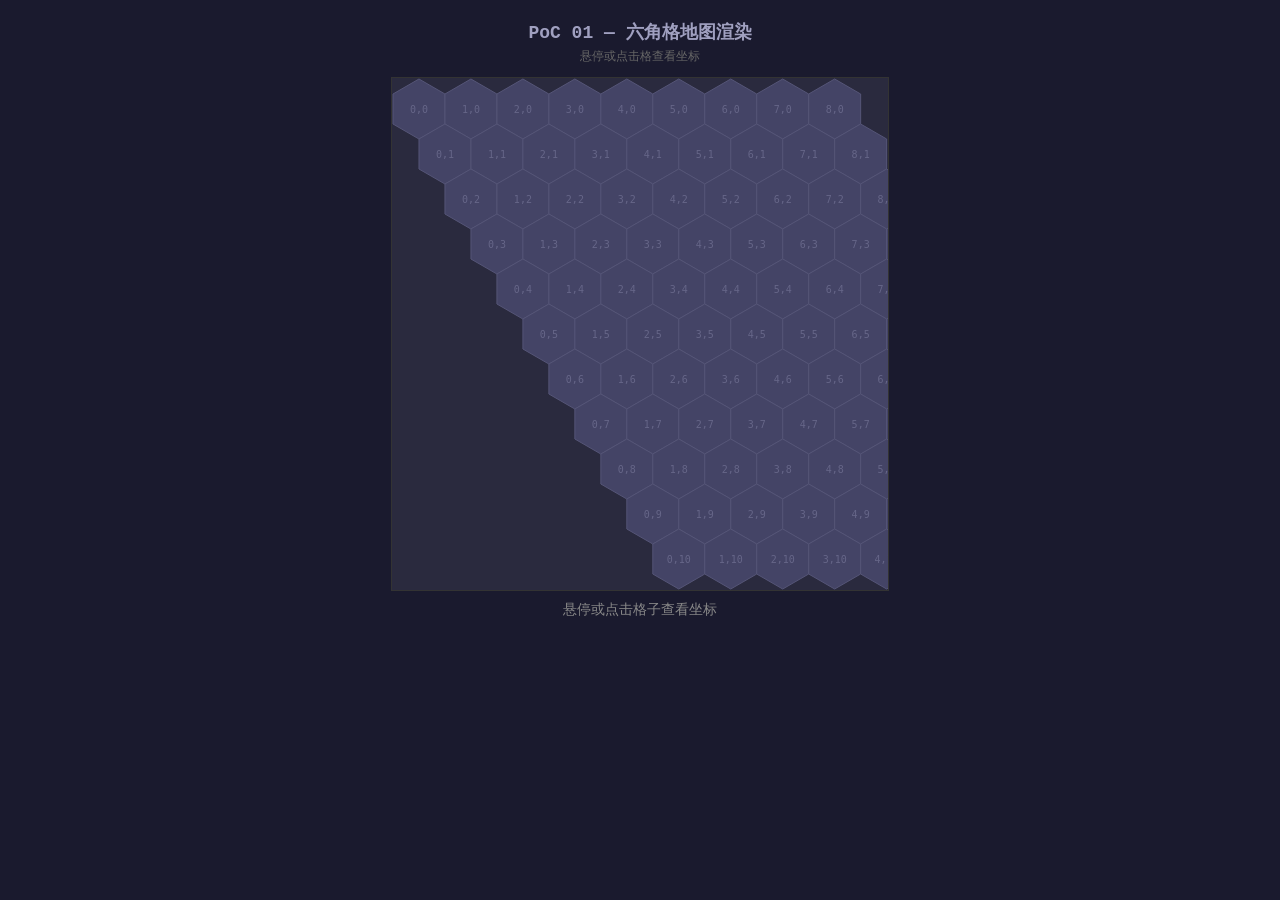
<file: examples/p01-hex-grid/index.html>
<!DOCTYPE html>
<html lang="zh-CN">
<head>
<meta charset="UTF-8">
<meta name="viewport" content="width=device-width, initial-scale=1.0">
<title>PoC 01 — 六角格地图</title>
<link rel="stylesheet" href="../../lib/ui.css">
<style>
  .legend { display:flex; gap:16px; margin-top:10px; flex-wrap:wrap; justify-content:center; font-size:12px; color:#aaa; }
  .legend span { display:inline-flex; align-items:center; gap:4px; }
  .swatch { width:14px; height:14px; border:1px solid #555; border-radius:2px; }
</style>
</head>
<body>
<h1>PoC 01 — 六角格地图渲染</h1>
<div class="sub">悬停或点击格查看坐标</div>
<canvas id="canvas"></canvas>
<div id="info">悬停或点击格子查看坐标</div>
<div class="legend" id="legend"></div>
<script src="../../lib/hex.js"></script>
<script>
const CFG = { hexSize: 30, cols: 9, rows: 11 };

const canvas = document.getElementById('canvas');
const ctx = canvas.getContext('2d');

function resize() {
  const s = Hex.canvasSize(CFG.cols, CFG.rows, CFG.hexSize);
  canvas.width = s.width; canvas.height = s.height;
  draw();
}

let hovered = null, selected = null;

function draw() {
  ctx.clearRect(0, 0, canvas.width, canvas.height);
  ctx.fillStyle = '#2a2a3e';
  ctx.fillRect(0, 0, canvas.width, canvas.height);

  Hex.eachCell(CFG.cols, CFG.rows, (q, r) => {
    const c = Hex.hexToPixel(q, r, CFG.hexSize);
    Hex.path(ctx, c.x, c.y, CFG.hexSize);

    let fill = '#444466';
    if (selected && selected.q === q && selected.r === r) fill = 'rgba(100,255,140,0.4)';
    else if (hovered && hovered.q === q && hovered.r === r) fill = 'rgba(100,140,255,0.3)';
    ctx.fillStyle = fill;
    ctx.fill();
    ctx.strokeStyle = '#555577';
    ctx.lineWidth = 1;
    ctx.stroke();

    ctx.fillStyle = '#666688';
    ctx.font = '10px monospace';
    ctx.textAlign = 'center';
    ctx.textBaseline = 'middle';
    ctx.fillText(`${q},${r}`, c.x, c.y + 1);
  });

  const info = document.getElementById('info');
  if (selected) { info.textContent = `选中: (${selected.q}, ${selected.r})`; info.style.color = '#88ffaa'; }
  else if (hovered) { info.textContent = `悬停: (${hovered.q}, ${hovered.r})`; info.style.color = '#88aaff'; }
  else { info.textContent = '悬停或点击格子查看坐标'; info.style.color = '#888'; }
}

canvas.addEventListener('mousemove', e => {
  const r = canvas.getBoundingClientRect();
  const h = Hex.pixelToHex(e.clientX - r.left, e.clientY - r.top, CFG.hexSize);
  hovered = (h.q >= 0 && h.q < CFG.cols && h.r >= 0 && h.r < CFG.rows) ? h : null;
  draw();
});
canvas.addEventListener('mouseleave', () => { hovered = null; draw(); });
canvas.addEventListener('click', e => {
  const r = canvas.getBoundingClientRect();
  const h = Hex.pixelToHex(e.clientX - r.left, e.clientY - r.top, CFG.hexSize);
  selected = (h.q >= 0 && h.q < CFG.cols && h.r >= 0 && h.r < CFG.rows) ? h : null;
  draw();
});
window.addEventListener('resize', resize);

resize();
</script>
</body>
</html>
</file>
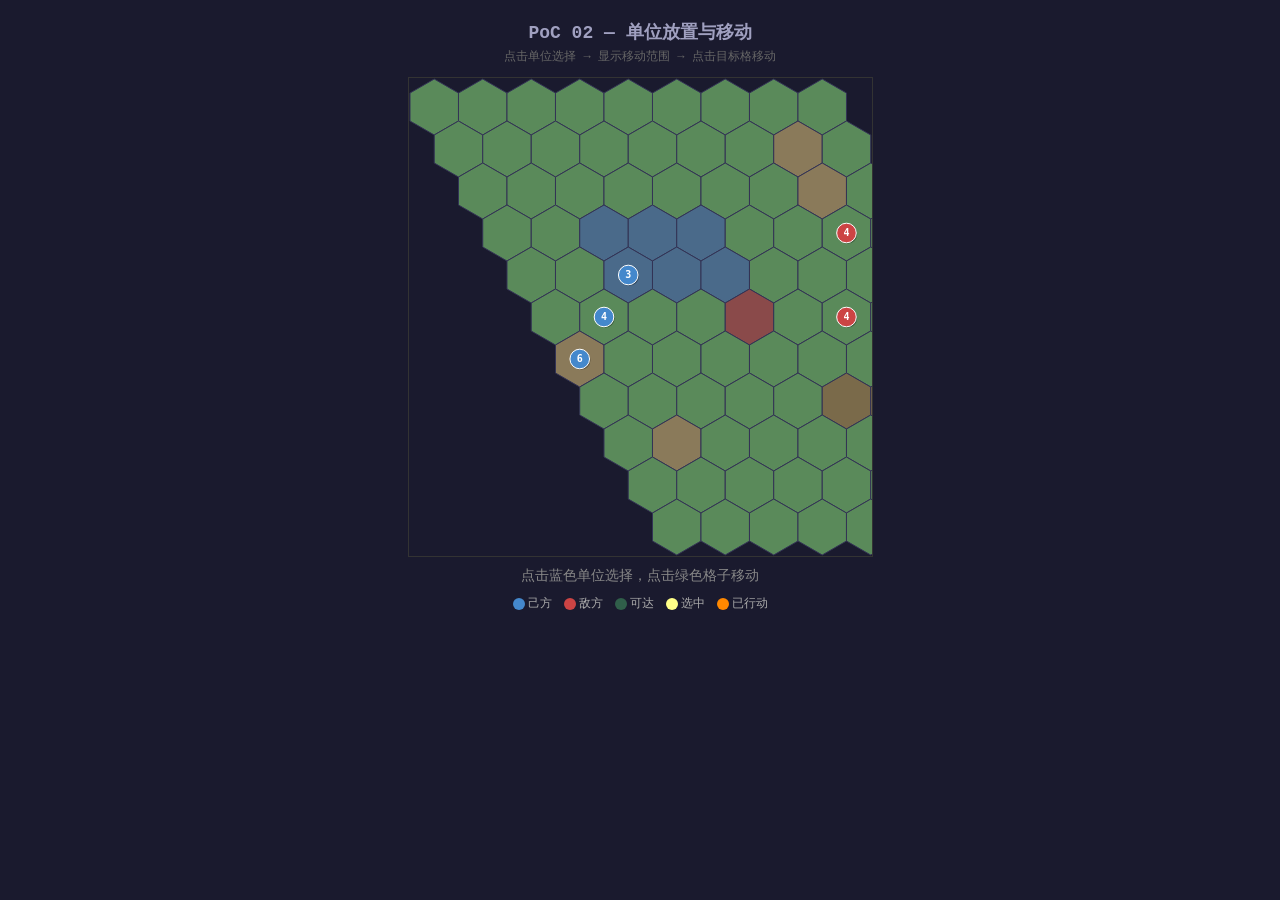
<file: examples/p02-unit-movement/index.html>
<!DOCTYPE html>
<html lang="zh-CN">
<head>
<meta charset="UTF-8">
<meta name="viewport" content="width=device-width, initial-scale=1.0">
<title>PoC 02 — 单位移动</title>
<link rel="stylesheet" href="../../lib/ui.css">
<style>
  .legend { display:flex; gap:12px; margin-top:8px; flex-wrap:wrap; justify-content:center; font-size:12px; color:#aaa; }
  .dot { display:inline-block; width:12px; height:12px; border-radius:50%; margin-right:3px; vertical-align:middle; }
</style>
</head>
<body>
<h1>PoC 02 — 单位放置与移动</h1>
<div class="sub">点击单位选择 → 显示移动范围 → 点击目标格移动</div>
<canvas id="canvas"></canvas>
<div id="info">选择一个己方单位(蓝色)查看移动范围</div>
<div class="legend">
  <span><span class="dot" style="background:#4488cc"></span>己方</span>
  <span><span class="dot" style="background:#cc4444"></span>敌方</span>
  <span><span class="dot" style="background:rgba(100,255,140,0.3)"></span>可达</span>
  <span><span class="dot" style="background:#ffff88"></span>选中</span>
  <span><span class="dot" style="background:#ff8800"></span>已行动</span>
</div>
<script src="../../lib/hex.js"></script>
<script src="../../lib/terrain.js"></script>
<script src="../../lib/unit.js"></script>
<script>
const CFG = { hexSize: 28, cols: 9, rows: 11 };
const terrainMap = TerrainLib.defaultMap9x11();
const getCost = (q, r) => TerrainLib.fromIndex(terrainMap, q, r).moveCost;
const getColor = (q, r) => TerrainLib.fromIndex(terrainMap, q, r).color;

const units = [
  UnitLib.create(UnitLib.SIDES.BLUE, 1, 5, 4),
  UnitLib.create(UnitLib.SIDES.BLUE, 2, 4, 3),
  UnitLib.create(UnitLib.SIDES.BLUE, 0, 6, 6),
  UnitLib.create(UnitLib.SIDES.RED,  7, 3, 4),
  UnitLib.create(UnitLib.SIDES.RED,  6, 5, 4),
];

const canvas = document.getElementById('canvas');
const ctx = canvas.getContext('2d');
let sel = null, range = null;

function resize() {
  const s = Hex.canvasSize(CFG.cols, CFG.rows, CFG.hexSize);
  canvas.width = s.width; canvas.height = s.height;
  draw();
}

function draw() {
  ctx.clearRect(0, 0, canvas.width, canvas.height);
  ctx.fillStyle = '#1a1a2e';
  ctx.fillRect(0, 0, canvas.width, canvas.height);

  const occ = UnitLib.occupiedSet(units);

  Hex.eachCell(CFG.cols, CFG.rows, (q, r) => {
    const c = Hex.hexToPixel(q, r, CFG.hexSize);
    Hex.path(ctx, c.x, c.y, CFG.hexSize);

    let fill = getColor(q, r);
    if (range && range.has(`${q},${r}`) && !occ.has(`${q},${r}`))
      fill = 'rgba(100,255,140,0.25)';
    ctx.fillStyle = fill;
    ctx.fill();
    ctx.strokeStyle = '#333355';
    ctx.lineWidth = 1;
    ctx.stroke();
  });

  for (const u of units)
    UnitLib.draw(ctx, u, CFG.hexSize, sel && sel.id === u.id);

  const info = document.getElementById('info');
  if (sel) {
    info.textContent = `已选: 单位 ${sel.id} | 移动力: ${sel.movePoints} | 可达: ${range ? range.size - 1 : 0} 格`;
    info.style.color = '#88ffaa';
  } else {
    info.textContent = '点击蓝色单位选择，点击绿色格子移动';
    info.style.color = '#888';
  }
}

canvas.addEventListener('click', e => {
  const r = canvas.getBoundingClientRect();
  const h = Hex.pixelToHex(e.clientX - r.left, e.clientY - r.top, CFG.hexSize);
  if (h.q < 0 || h.q >= CFG.cols || h.r < 0 || h.r >= CFG.rows) { sel = null; range = null; draw(); return; }

  const unit = UnitLib.findAt(h.q, h.r, units);
  if (unit && unit.side === UnitLib.SIDES.BLUE) {
    sel = unit;
    range = UnitLib.moveRange(unit, units, CFG.cols, CFG.rows, getCost);
    draw();
  } else if (sel && range && range.has(`${h.q},${h.r}`)) {
    if (!UnitLib.findAt(h.q, h.r, units)) {
      sel.q = h.q; sel.r = h.r;
      sel.hasActed = true;
      sel = null; range = null;
      draw();
    }
  } else {
    sel = null; range = null; draw();
  }
});

window.addEventListener('resize', resize);
resize();
</script>
</body>
</html>
</file>
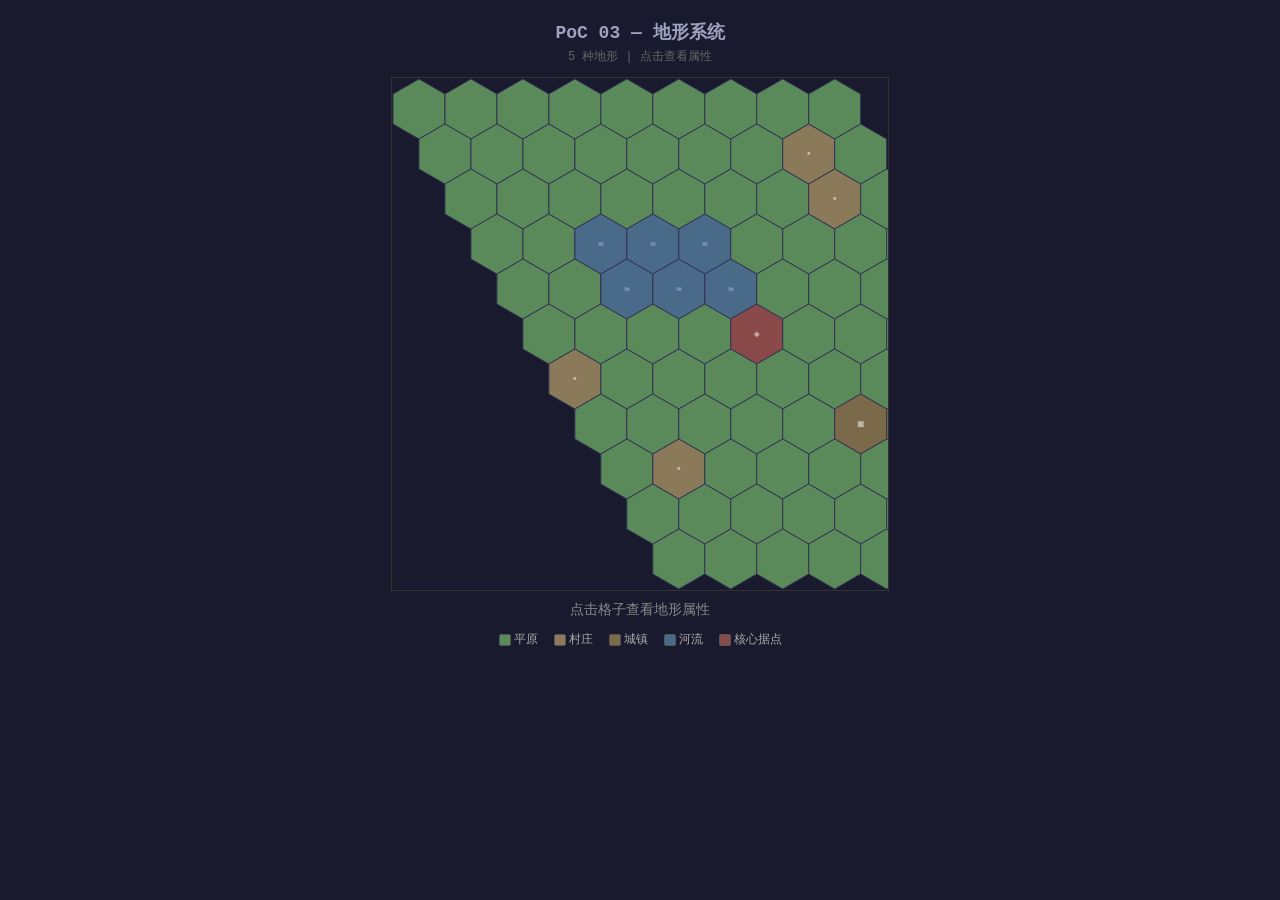
<file: examples/p03-terrain/index.html>
<!DOCTYPE html>
<html lang="zh-CN">
<head>
<meta charset="UTF-8">
<meta name="viewport" content="width=device-width, initial-scale=1.0">
<title>PoC 03 — 地形系统</title>
<link rel="stylesheet" href="../../lib/ui.css">
<style>
  .legend { display:flex; gap:16px; margin-top:10px; flex-wrap:wrap; justify-content:center; }
  .legend-item { display:flex; align-items:center; gap:4px; font-size:12px; color:#aaa; }
  .swatch { width:14px; height:14px; border:1px solid #555; border-radius:2px; }
</style>
</head>
<body>
<h1>PoC 03 — 地形系统</h1>
<div class="sub">5 种地形 | 点击查看属性</div>
<canvas id="canvas"></canvas>
<div id="info">点击格子查看地形属性</div>
<div class="legend" id="legend"></div>
<script src="../../lib/hex.js"></script>
<script src="../../lib/terrain.js"></script>
<script>
const CFG = { hexSize: 30, cols: 9, rows: 11 };
const terrainMap = TerrainLib.defaultMap9x11();

const canvas = document.getElementById('canvas');
const ctx = canvas.getContext('2d');
let selected = null;

function resize() {
  const s = Hex.canvasSize(CFG.cols, CFG.rows, CFG.hexSize);
  canvas.width = s.width; canvas.height = s.height;
  draw();
}

function draw() {
  ctx.clearRect(0, 0, canvas.width, canvas.height);
  ctx.fillStyle = '#1a1a2e';
  ctx.fillRect(0, 0, canvas.width, canvas.height);

  Hex.eachCell(CFG.cols, CFG.rows, (q, r) => {
    const c = Hex.hexToPixel(q, r, CFG.hexSize);
    const t = TerrainLib.fromIndex(terrainMap, q, r);

    Hex.path(ctx, c.x, c.y, CFG.hexSize);
    ctx.fillStyle = t.color;
    ctx.fill();
    ctx.strokeStyle = '#333355';
    ctx.lineWidth = 1;
    ctx.stroke();

    if (t.icon) {
      ctx.fillStyle = 'rgba(255,255,255,0.5)';
      ctx.font = '10px monospace';
      ctx.textAlign = 'center';
      ctx.textBaseline = 'middle';
      ctx.fillText(t.icon, c.x, c.y);
    }

    if (selected && selected.q === q && selected.r === r) {
      Hex.path(ctx, c.x, c.y, CFG.hexSize);
      ctx.strokeStyle = '#ffff88';
      ctx.lineWidth = 3;
      ctx.stroke();
    }
  });

  const info = document.getElementById('info');
  if (selected) {
    const t = TerrainLib.fromIndex(terrainMap, selected.q, selected.r);
    info.innerHTML = `(${selected.q}, ${selected.r}) — ${t.name} | 移动: ${t.moveCost} | 防御: +${t.defense} | 全掩体: ${t.fullCover ? '是' : '否'}`;
    info.style.color = '#88ffaa';
  } else {
    info.textContent = '点击格子查看地形属性';
    info.style.color = '#888';
  }
}

// 图例
document.getElementById('legend').innerHTML = TerrainLib.legendHTML();

canvas.addEventListener('click', e => {
  const r = canvas.getBoundingClientRect();
  const h = Hex.pixelToHex(e.clientX - r.left, e.clientY - r.top, CFG.hexSize);
  selected = (h.q >= 0 && h.q < CFG.cols && h.r >= 0 && h.r < CFG.rows) ? h : null;
  draw();
});

window.addEventListener('resize', resize);
resize();
</script>
</body>
</html>
</file>
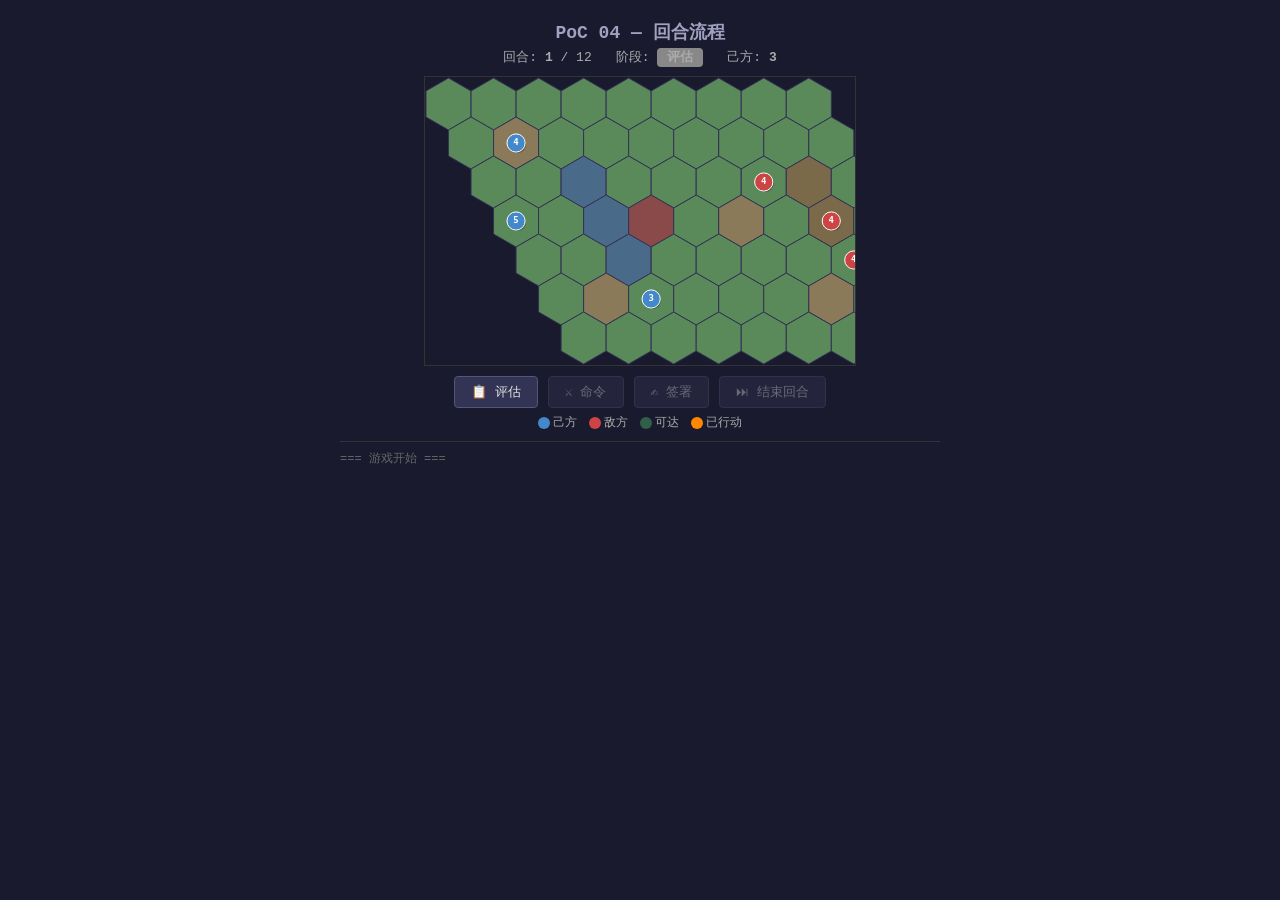
<file: examples/p04-turn-loop/index.html>
<!DOCTYPE html>
<html lang="zh-CN">
<head>
<meta charset="UTF-8">
<meta name="viewport" content="width=device-width, initial-scale=1.0">
<title>PoC 04 — 回合流程</title>
<link rel="stylesheet" href="../../lib/ui.css">
<style>
.info-bar { display:flex; gap:24px; margin-bottom:10px; font-size:13px; color:#aaa; }
.info-bar .phase { padding:2px 10px; border-radius:4px; font-weight:bold; }
#controls { display:flex; gap:10px; margin-top:10px; }
button { background:#333355; color:#e0e0e0; border:1px solid #555577; padding:6px 16px; font-size:13px; font-family:inherit; cursor:pointer; border-radius:4px; }
button:hover { background:#444466; }
button:disabled { opacity:0.4; cursor:default; }
#log { margin-top:10px; width:600px; max-height:120px; overflow-y:auto; font-size:12px; color:#888; border-top:1px solid #333; padding-top:6px; }
#log div { padding:2px 0; }
.legend { display:flex; gap:12px; margin-top:6px; font-size:12px; color:#aaa; }
.dot { display:inline-block; width:12px; height:12px; border-radius:50%; margin-right:3px; vertical-align:middle; }
canvas { border:1px solid #333; cursor:pointer; }
</style>
</head>
<body>
<h1>PoC 04 — 回合流程</h1>
<div class="info-bar">
  <span>回合: <b id="turnDisplay">1</b> / 12</span>
  <span>阶段: <span id="phaseDisplay" class="phase">评估</span></span>
  <span>己方: <b id="unitCount">0</b></span>
</div>
<canvas id="canvas"></canvas>
<div id="controls">
  <button id="btnAssess">📋 评估</button>
  <button id="btnCommand">⚔ 命令</button>
  <button id="btnSign">✍ 签署</button>
  <button id="btnEndTurn">⏭ 结束回合</button>
</div>
<div class="legend">
  <span><span class="dot" style="background:#4488cc"></span>己方</span>
  <span><span class="dot" style="background:#cc4444"></span>敌方</span>
  <span><span class="dot" style="background:rgba(100,255,140,0.3)"></span>可达</span>
  <span><span class="dot" style="background:#ff8800"></span>已行动</span>
</div>
<div id="log"><div style="color:#666">=== 游戏开始 ===</div></div>
<script src="../../lib/hex.js"></script>
<script src="../../lib/terrain.js"></script>
<script src="../../lib/unit.js"></script>
<script>
const MAX_TURNS = 12;
const CFG = { hexSize: 26, cols: 9, rows: 7 };

const Phase = { ASSESSMENT:0, INTENT:1, COMMAND:2, SIGNING:3, EXECUTION:4, ENEMY_TURN:5, GAME_OVER:6 };
const PHASE_NAMES = ['评估','意图','命令','签署','执行','敌方回合','结束'];
const PHASE_COLORS = ['#888','#88aaff','#88ffaa','#ffaa44','#ff6644','#cc4444','#f00'];

const terrainMap = TerrainLib.defaultMap9x7();
const getCost = (q,r) => TerrainLib.fromIndex(terrainMap,q,r).moveCost;
const getColor = (q,r) => TerrainLib.fromIndex(terrainMap,q,r).color;

UnitLib.resetIdCounter();
const units = [
  UnitLib.create(UnitLib.SIDES.BLUE, 1,1,4),
  UnitLib.create(UnitLib.SIDES.BLUE, 2,5,3),
  UnitLib.create(UnitLib.SIDES.BLUE, 0,3,5),
  UnitLib.create(UnitLib.SIDES.RED,  7,3,4),
  UnitLib.create(UnitLib.SIDES.RED,  6,2,4),
  UnitLib.create(UnitLib.SIDES.RED,  7,4,4),
];

const state = { turn:1, phase:Phase.ASSESSMENT, sel:null, range:null, logs:[] };

const canvas = document.getElementById('canvas');
const ctx = canvas.getContext('2d');

function resize() {
  const s = Hex.canvasSize(CFG.cols, CFG.rows, CFG.hexSize);
  canvas.width = s.width; canvas.height = s.height;
  draw();
}

function addLog(msg) {
  state.logs.push(msg);
  const d = document.getElementById('log');
  const e = document.createElement('div');
  e.textContent = msg; d.appendChild(e);
  d.scrollTop = d.scrollHeight;
}

function updateUI() {
  document.getElementById('turnDisplay').textContent = state.turn;
  const pd = document.getElementById('phaseDisplay');
  pd.textContent = PHASE_NAMES[state.phase];
  pd.style.background = PHASE_COLORS[state.phase];
  document.getElementById('unitCount').textContent = units.filter(u=>u.side===UnitLib.SIDES.BLUE&&u.alive).length;
  document.getElementById('btnAssess').disabled = state.phase !== Phase.ASSESSMENT;
  document.getElementById('btnCommand').disabled = state.phase !== Phase.INTENT;
  document.getElementById('btnSign').disabled = state.phase !== Phase.COMMAND || units.filter(u=>u.side===UnitLib.SIDES.BLUE&&u.alive&&!u.hasActed).length > 0;
  document.getElementById('btnEndTurn').disabled = state.phase !== Phase.COMMAND;
}

function aiTurn() {
  addLog('--- 敌方回合 ---');
  const enemies = units.filter(u => u.side === UnitLib.SIDES.RED && u.alive);
  for (const e of enemies) {
    const targets = units.filter(u => u.side === UnitLib.SIDES.BLUE && u.alive);
    if (!targets.length) break;
    const nearest = targets.reduce((a,b) => (Math.abs(a.q-e.q)+Math.abs(a.r-e.r) < Math.abs(b.q-e.q)+Math.abs(b.r-e.r)) ? a : b);
    const nq = e.q + Math.sign(nearest.q - e.q);
    const nr = e.r + Math.sign(nearest.r - e.r);
    if (nq>=0 && nq<CFG.cols && nr>=0 && nr<CFG.rows) {
      const occ = UnitLib.occupiedSet(units);
      if (!occ.has(`${nq},${nr}`)) { e.q=nq; e.r=nr; addLog(`敌方 ${e.id} → (${nq},${nr})`); }
    }
    e.hasActed = true;
  }
  for (const u of units) u.hasActed = false;
  state.turn++;
  if (state.turn > MAX_TURNS) { state.phase = Phase.GAME_OVER; addLog('=== 回合上限到达 ==='); }
  else { state.phase = Phase.ASSESSMENT; addLog(`--- 第 ${state.turn} 回合 ---`); }
  updateUI(); draw();
}

function draw() {
  ctx.clearRect(0,0,canvas.width,canvas.height);
  ctx.fillStyle='#1a1a2e'; ctx.fillRect(0,0,canvas.width,canvas.height);

  const occ = UnitLib.occupiedSet(units);
  Hex.eachCell(CFG.cols, CFG.rows, (q,r) => {
    const c = Hex.hexToPixel(q,r,CFG.hexSize);
    Hex.path(ctx,c.x,c.y,CFG.hexSize);
    let fill = getColor(q,r);
    if (state.range && state.range.has(`${q},${r}`) && !occ.has(`${q},${r}`))
      fill = 'rgba(100,255,140,0.25)';
    ctx.fillStyle = fill; ctx.fill();
    ctx.strokeStyle='#333355'; ctx.lineWidth=1; ctx.stroke();
  });

  for (const u of units) UnitLib.draw(ctx,u,CFG.hexSize, state.sel && state.sel.id===u.id);

  if (state.phase === Phase.GAME_OVER) {
    ctx.fillStyle='rgba(0,0,0,0.6)'; ctx.fillRect(0,0,canvas.width,canvas.height);
    ctx.fillStyle='#fff'; ctx.font='bold 24px monospace';
    ctx.textAlign='center'; ctx.textBaseline='middle';
    ctx.fillText('游戏结束',canvas.width/2,canvas.height/2);
  }
}

canvas.addEventListener('click', e => {
  if (state.phase !== Phase.COMMAND) return;
  const r = canvas.getBoundingClientRect();
  const h = Hex.pixelToHex(e.clientX-r.left,e.clientY-r.top,CFG.hexSize);
  if (h.q<0||h.q>=CFG.cols||h.r<0||h.r>=CFG.rows) { state.sel=null; state.range=null; draw(); return; }

  const unit = UnitLib.findAt(h.q,h.r,units);
  if (unit && unit.side===UnitLib.SIDES.BLUE && !unit.hasActed) {
    state.sel = unit;
    state.range = UnitLib.moveRange(unit,units,CFG.cols,CFG.rows,getCost);
    draw();
  } else if (state.sel && state.range && state.range.has(`${h.q},${h.r}`)) {
    if (!UnitLib.findAt(h.q,h.r,units)) {
      state.sel.q=h.q; state.sel.r=h.r;
      state.sel.hasActed=true;
      addLog(`单位 ${state.sel.id} → (${h.q},${h.r})`);
      state.sel=null; state.range=null;
      draw();
    }
  } else { state.sel=null; state.range=null; draw(); }
});

document.getElementById('btnAssess').addEventListener('click',()=>{ state.phase=Phase.INTENT; addLog('评估完成'); updateUI(); });
document.getElementById('btnCommand').addEventListener('click',()=>{ state.phase=Phase.COMMAND; addLog('意图确定'); updateUI(); });
document.getElementById('btnEndTurn').addEventListener('click',()=>{
  if (state.phase !== Phase.COMMAND) return;
  state.sel=null; state.range=null; state.phase=Phase.SIGNING;
  const rem = units.filter(u=>u.side===UnitLib.SIDES.BLUE&&u.alive&&!u.hasActed);
  if (rem.length) { addLog(`⚠ ${rem.length} 单位未行动，跳过`); rem.forEach(u=>u.hasActed=true); }
  addLog('命令完成，待签署');
  document.getElementById('btnSign').disabled = false;
  updateUI(); draw();
});
document.getElementById('btnSign').addEventListener('click',()=>{
  state.phase = Phase.EXECUTION;
  addLog('命令签署');
  setTimeout(()=>{ state.phase=Phase.ENEMY_TURN; updateUI(); aiTurn(); draw(); }, 800);
  updateUI();
});

window.addEventListener('resize', resize);
updateUI();
resize();
</script>
</body>
</html>
</file>
<file: lib/ui.css>
/* ---- PoC 共享样式 ---- */
* { margin: 0; padding: 0; box-sizing: border-box; }
body {
  background: #1a1a2e;
  color: #e0e0e0;
  font-family: 'Courier New', monospace;
  display: flex;
  flex-direction: column;
  align-items: center;
  padding: 20px;
}
h1 { font-size: 18px; margin-bottom: 4px; color: #a0a0c0; }
.sub { font-size: 12px; color: #666; margin-bottom: 12px; }
canvas { border: 1px solid #333; }
#info {
  margin-top: 10px;
  font-size: 14px;
  min-height: 20px;
  text-align: center;
}
</file>
